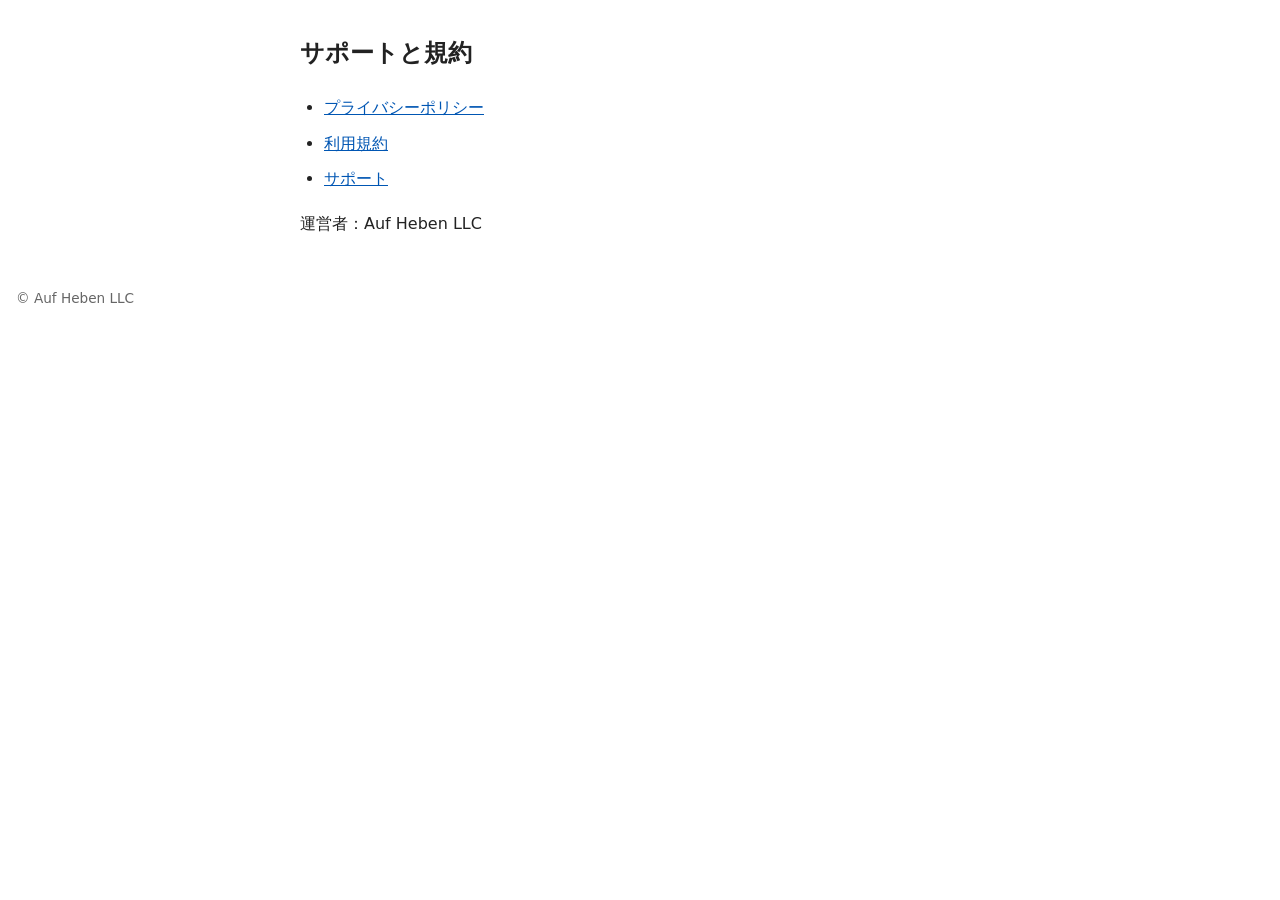
<file: index.html>
<!DOCTYPE html>
<html lang="ja">
<head>
<meta charset="utf-8">
<meta name="viewport" content="width=device-width, initial-scale=1">
<title>サポートと規約</title>
<link rel="stylesheet" href="style.css">
</head>
<body>
<main>
<h1>サポートと規約</h1>
<ul>
<li><a href="privacy/">プライバシーポリシー</a></li>
<li><a href="terms/">利用規約</a></li>
<li><a href="support/">サポート</a></li>
</ul>
<p>運営者：Auf Heben LLC</p>
</main>
<footer>&copy; Auf Heben LLC</footer>
</body>
</html>
</file>
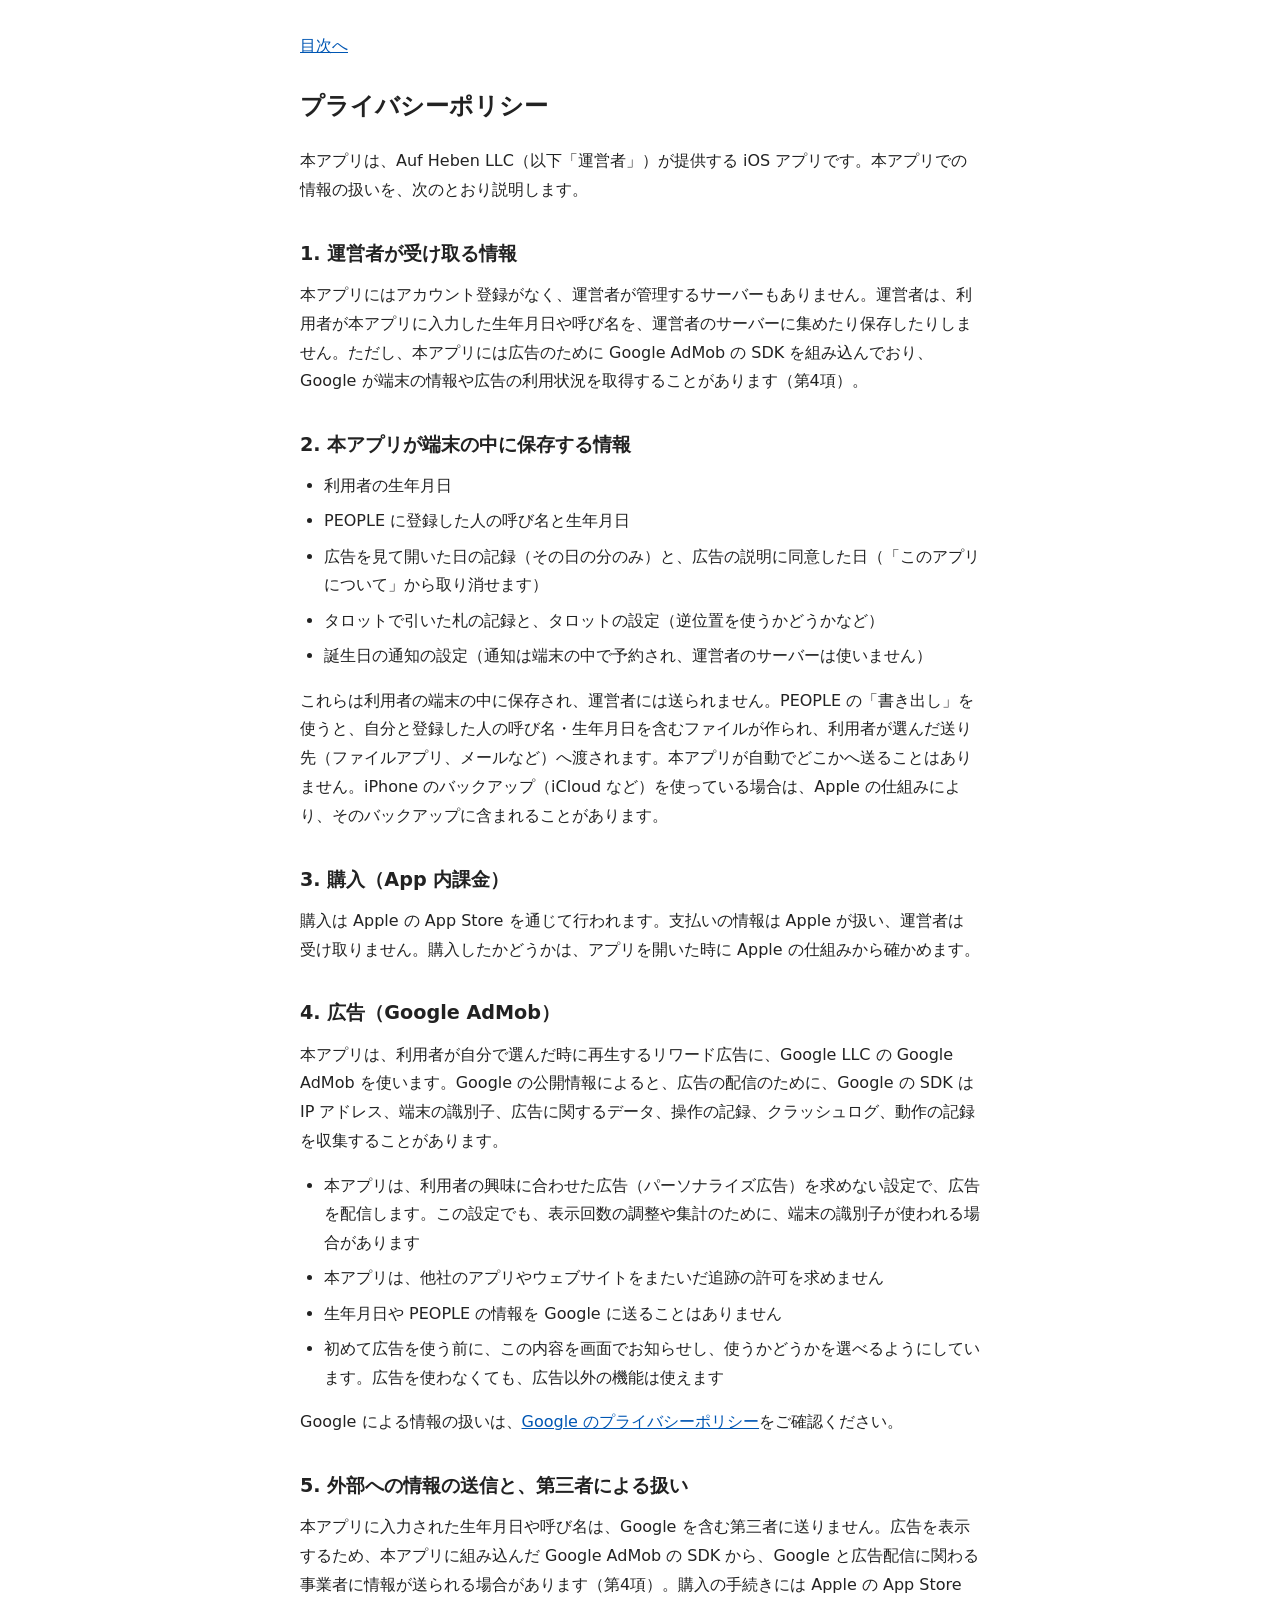
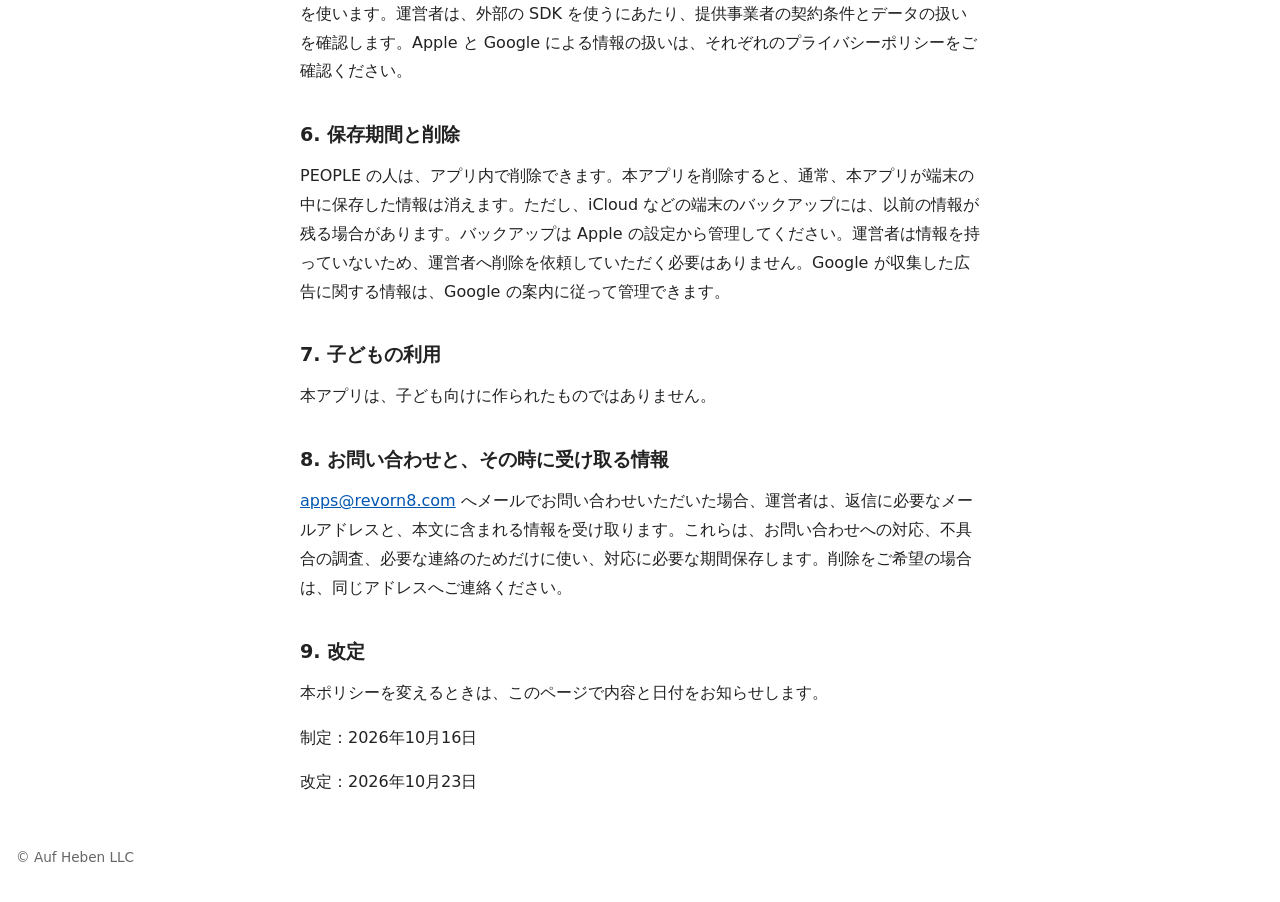
<file: privacy/index.html>
<!DOCTYPE html>
<html lang="ja">
<head>
<meta charset="utf-8">
<meta name="viewport" content="width=device-width, initial-scale=1">
<title>プライバシーポリシー</title>
<link rel="stylesheet" href="../style.css">
</head>
<body>
<main>
<p class="nav"><a href="../">目次へ</a></p>
<h1>プライバシーポリシー</h1>

<p>本アプリは、Auf Heben LLC（以下「運営者」）が提供する iOS アプリです。本アプリでの情報の扱いを、次のとおり説明します。</p>

<h2>1. 運営者が受け取る情報</h2>

<p>本アプリにはアカウント登録がなく、運営者が管理するサーバーもありません。運営者は、利用者が本アプリに入力した生年月日や呼び名を、運営者のサーバーに集めたり保存したりしません。ただし、本アプリには広告のために Google AdMob の SDK を組み込んでおり、Google が端末の情報や広告の利用状況を取得することがあります（第4項）。</p>

<h2>2. 本アプリが端末の中に保存する情報</h2>

<ul>
<li>利用者の生年月日</li>
<li>PEOPLE に登録した人の呼び名と生年月日</li>
<li>広告を見て開いた日の記録（その日の分のみ）と、広告の説明に同意した日（「このアプリについて」から取り消せます）</li>
<li>タロットで引いた札の記録と、タロットの設定（逆位置を使うかどうかなど）</li>
<li>誕生日の通知の設定（通知は端末の中で予約され、運営者のサーバーは使いません）</li>
</ul>

<p>これらは利用者の端末の中に保存され、運営者には送られません。PEOPLE の「書き出し」を使うと、自分と登録した人の呼び名・生年月日を含むファイルが作られ、利用者が選んだ送り先（ファイルアプリ、メールなど）へ渡されます。本アプリが自動でどこかへ送ることはありません。iPhone のバックアップ（iCloud など）を使っている場合は、Apple の仕組みにより、そのバックアップに含まれることがあります。</p>

<h2>3. 購入（App 内課金）</h2>

<p>購入は Apple の App Store を通じて行われます。支払いの情報は Apple が扱い、運営者は受け取りません。購入したかどうかは、アプリを開いた時に Apple の仕組みから確かめます。</p>

<h2>4. 広告（Google AdMob）</h2>

<p>本アプリは、利用者が自分で選んだ時に再生するリワード広告に、Google LLC の Google AdMob を使います。Google の公開情報によると、広告の配信のために、Google の SDK は IP アドレス、端末の識別子、広告に関するデータ、操作の記録、クラッシュログ、動作の記録を収集することがあります。</p>

<ul>
<li>本アプリは、利用者の興味に合わせた広告（パーソナライズ広告）を求めない設定で、広告を配信します。この設定でも、表示回数の調整や集計のために、端末の識別子が使われる場合があります</li>
<li>本アプリは、他社のアプリやウェブサイトをまたいだ追跡の許可を求めません</li>
<li>生年月日や PEOPLE の情報を Google に送ることはありません</li>
<li>初めて広告を使う前に、この内容を画面でお知らせし、使うかどうかを選べるようにしています。広告を使わなくても、広告以外の機能は使えます</li>
</ul>

<p>Google による情報の扱いは、<a href="https://policies.google.com/privacy">Google のプライバシーポリシー</a>をご確認ください。</p>

<h2>5. 外部への情報の送信と、第三者による扱い</h2>

<p>本アプリに入力された生年月日や呼び名は、Google を含む第三者に送りません。広告を表示するため、本アプリに組み込んだ Google AdMob の SDK から、Google と広告配信に関わる事業者に情報が送られる場合があります（第4項）。購入の手続きには Apple の App Store を使います。運営者は、外部の SDK を使うにあたり、提供事業者の契約条件とデータの扱いを確認します。Apple と Google による情報の扱いは、それぞれのプライバシーポリシーをご確認ください。</p>

<h2>6. 保存期間と削除</h2>

<p>PEOPLE の人は、アプリ内で削除できます。本アプリを削除すると、通常、本アプリが端末の中に保存した情報は消えます。ただし、iCloud などの端末のバックアップには、以前の情報が残る場合があります。バックアップは Apple の設定から管理してください。運営者は情報を持っていないため、運営者へ削除を依頼していただく必要はありません。Google が収集した広告に関する情報は、Google の案内に従って管理できます。</p>

<h2>7. 子どもの利用</h2>

<p>本アプリは、子ども向けに作られたものではありません。</p>

<h2>8. お問い合わせと、その時に受け取る情報</h2>

<p><a href="mailto:apps@revorn8.com">apps@revorn8.com</a> へメールでお問い合わせいただいた場合、運営者は、返信に必要なメールアドレスと、本文に含まれる情報を受け取ります。これらは、お問い合わせへの対応、不具合の調査、必要な連絡のためだけに使い、対応に必要な期間保存します。削除をご希望の場合は、同じアドレスへご連絡ください。</p>

<h2>9. 改定</h2>

<p>本ポリシーを変えるときは、このページで内容と日付をお知らせします。</p>

<p>制定：2026年10月16日</p>
<p>改定：2026年10月23日</p>
</main>
<footer>&copy; Auf Heben LLC</footer>
</body>
</html>
</file>
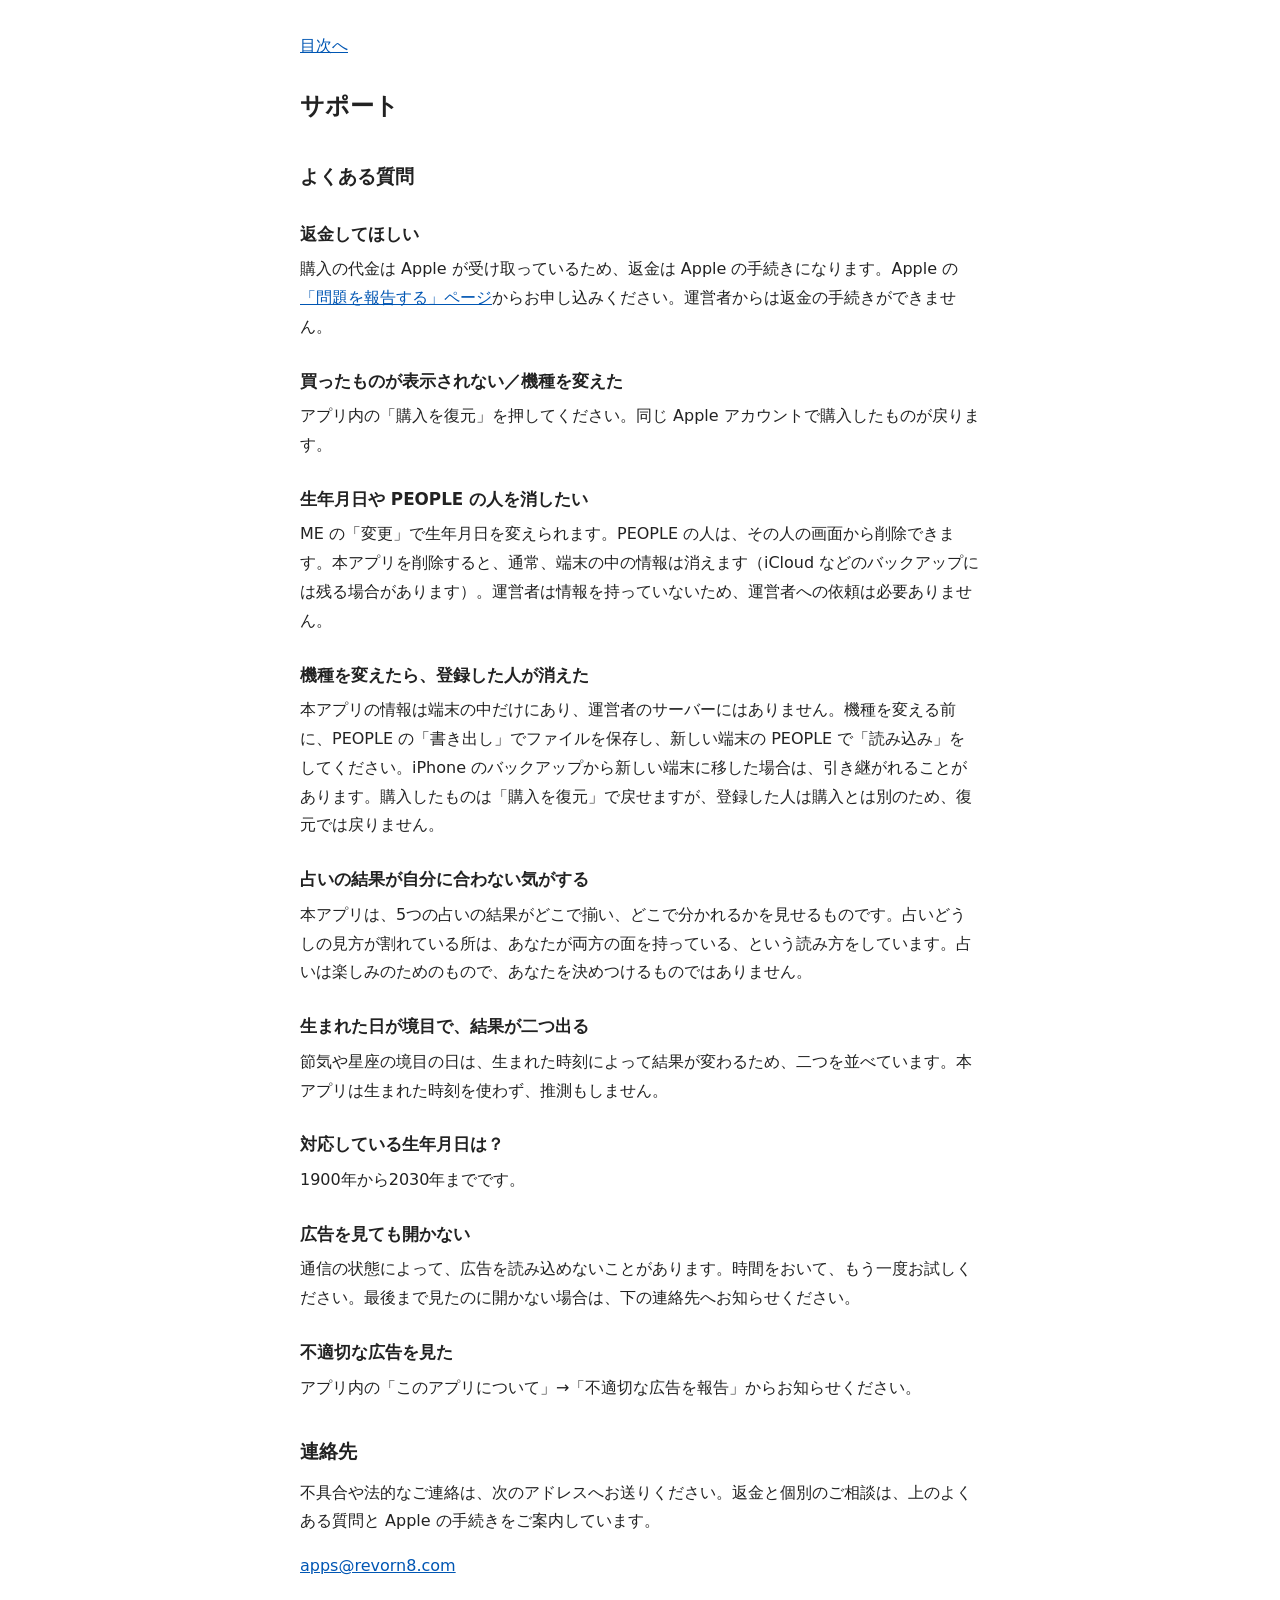
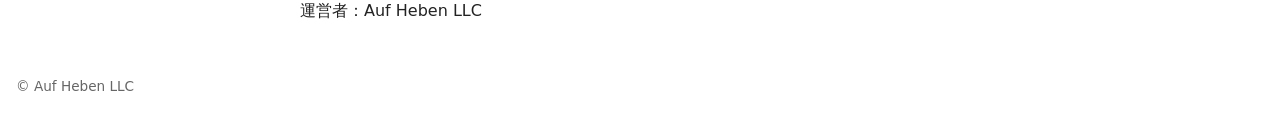
<file: support/index.html>
<!DOCTYPE html>
<html lang="ja">
<head>
<meta charset="utf-8">
<meta name="viewport" content="width=device-width, initial-scale=1">
<title>サポート</title>
<link rel="stylesheet" href="../style.css">
</head>
<body>
<main>
<p class="nav"><a href="../">目次へ</a></p>
<h1>サポート</h1>

<h2>よくある質問</h2>

<h3>返金してほしい</h3>

<p>購入の代金は Apple が受け取っているため、返金は Apple の手続きになります。Apple の<a href="https://reportaproblem.apple.com/">「問題を報告する」ページ</a>からお申し込みください。運営者からは返金の手続きができません。</p>

<h3>買ったものが表示されない／機種を変えた</h3>

<p>アプリ内の「購入を復元」を押してください。同じ Apple アカウントで購入したものが戻ります。</p>

<h3>生年月日や PEOPLE の人を消したい</h3>

<p>ME の「変更」で生年月日を変えられます。PEOPLE の人は、その人の画面から削除できます。本アプリを削除すると、通常、端末の中の情報は消えます（iCloud などのバックアップには残る場合があります）。運営者は情報を持っていないため、運営者への依頼は必要ありません。</p>

<h3>機種を変えたら、登録した人が消えた</h3>

<p>本アプリの情報は端末の中だけにあり、運営者のサーバーにはありません。機種を変える前に、PEOPLE の「書き出し」でファイルを保存し、新しい端末の PEOPLE で「読み込み」をしてください。iPhone のバックアップから新しい端末に移した場合は、引き継がれることがあります。購入したものは「購入を復元」で戻せますが、登録した人は購入とは別のため、復元では戻りません。</p>

<h3>占いの結果が自分に合わない気がする</h3>

<p>本アプリは、5つの占いの結果がどこで揃い、どこで分かれるかを見せるものです。占いどうしの見方が割れている所は、あなたが両方の面を持っている、という読み方をしています。占いは楽しみのためのもので、あなたを決めつけるものではありません。</p>

<h3>生まれた日が境目で、結果が二つ出る</h3>

<p>節気や星座の境目の日は、生まれた時刻によって結果が変わるため、二つを並べています。本アプリは生まれた時刻を使わず、推測もしません。</p>

<h3>対応している生年月日は？</h3>

<p>1900年から2030年までです。</p>

<h3>広告を見ても開かない</h3>

<p>通信の状態によって、広告を読み込めないことがあります。時間をおいて、もう一度お試しください。最後まで見たのに開かない場合は、下の連絡先へお知らせください。</p>

<h3>不適切な広告を見た</h3>

<p>アプリ内の「このアプリについて」→「不適切な広告を報告」からお知らせください。</p>

<h2>連絡先</h2>

<p>不具合や法的なご連絡は、次のアドレスへお送りください。返金と個別のご相談は、上のよくある質問と Apple の手続きをご案内しています。</p>

<p><a href="mailto:apps@revorn8.com">apps@revorn8.com</a></p>

<p>運営者：Auf Heben LLC</p>
</main>
<footer>&copy; Auf Heben LLC</footer>
</body>
</html>
</file>
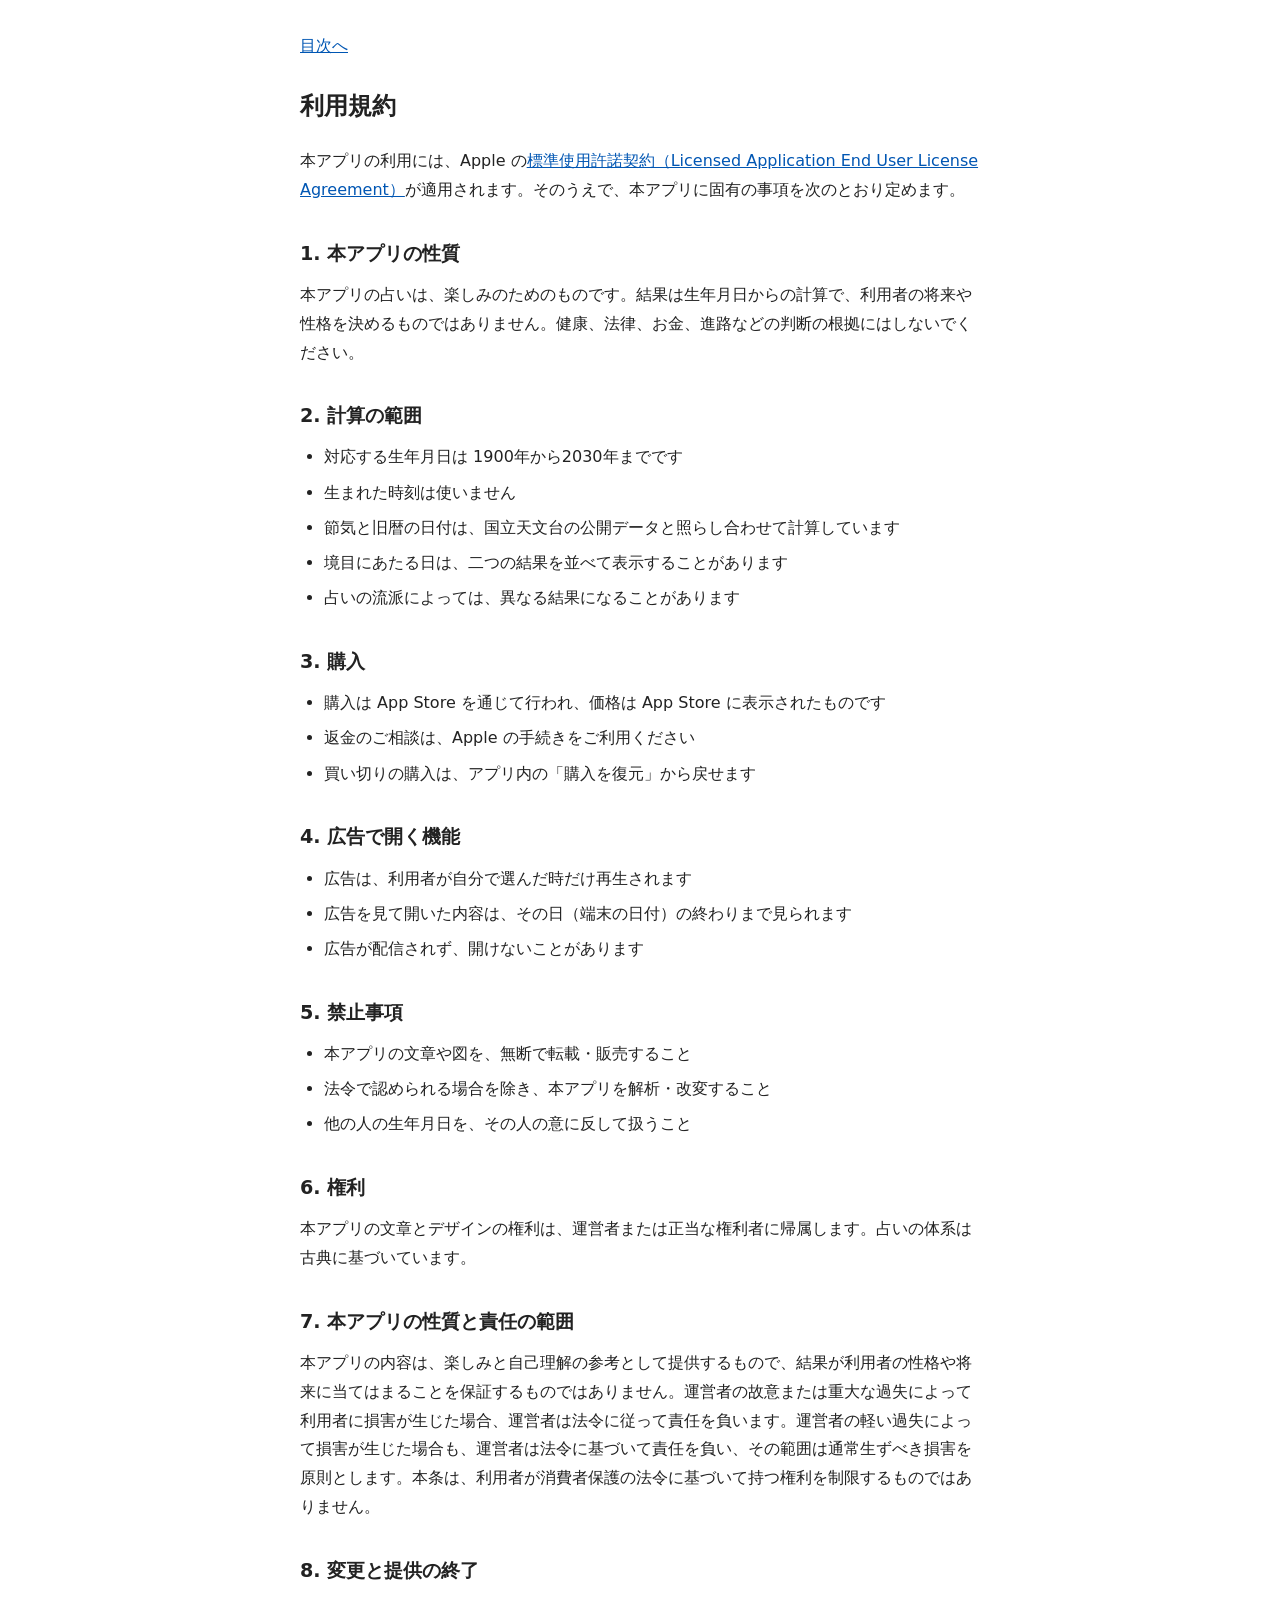
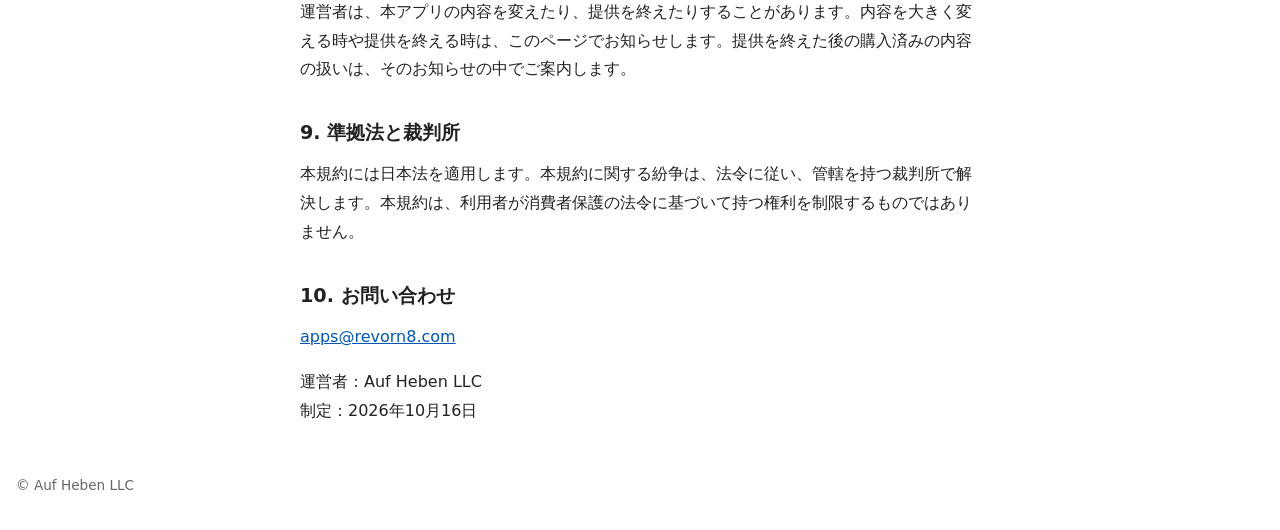
<file: terms/index.html>
<!DOCTYPE html>
<html lang="ja">
<head>
<meta charset="utf-8">
<meta name="viewport" content="width=device-width, initial-scale=1">
<title>利用規約</title>
<link rel="stylesheet" href="../style.css">
</head>
<body>
<main>
<p class="nav"><a href="../">目次へ</a></p>
<h1>利用規約</h1>

<p>本アプリの利用には、Apple の<a href="https://www.apple.com/legal/internet-services/itunes/dev/stdeula/">標準使用許諾契約（Licensed Application End User License Agreement）</a>が適用されます。そのうえで、本アプリに固有の事項を次のとおり定めます。</p>

<h2>1. 本アプリの性質</h2>

<p>本アプリの占いは、楽しみのためのものです。結果は生年月日からの計算で、利用者の将来や性格を決めるものではありません。健康、法律、お金、進路などの判断の根拠にはしないでください。</p>

<h2>2. 計算の範囲</h2>

<ul>
<li>対応する生年月日は 1900年から2030年までです</li>
<li>生まれた時刻は使いません</li>
<li>節気と旧暦の日付は、国立天文台の公開データと照らし合わせて計算しています</li>
<li>境目にあたる日は、二つの結果を並べて表示することがあります</li>
<li>占いの流派によっては、異なる結果になることがあります</li>
</ul>

<h2>3. 購入</h2>

<ul>
<li>購入は App Store を通じて行われ、価格は App Store に表示されたものです</li>
<li>返金のご相談は、Apple の手続きをご利用ください</li>
<li>買い切りの購入は、アプリ内の「購入を復元」から戻せます</li>
</ul>

<h2>4. 広告で開く機能</h2>

<ul>
<li>広告は、利用者が自分で選んだ時だけ再生されます</li>
<li>広告を見て開いた内容は、その日（端末の日付）の終わりまで見られます</li>
<li>広告が配信されず、開けないことがあります</li>
</ul>

<h2>5. 禁止事項</h2>

<ul>
<li>本アプリの文章や図を、無断で転載・販売すること</li>
<li>法令で認められる場合を除き、本アプリを解析・改変すること</li>
<li>他の人の生年月日を、その人の意に反して扱うこと</li>
</ul>

<h2>6. 権利</h2>

<p>本アプリの文章とデザインの権利は、運営者または正当な権利者に帰属します。占いの体系は古典に基づいています。</p>

<h2>7. 本アプリの性質と責任の範囲</h2>

<p>本アプリの内容は、楽しみと自己理解の参考として提供するもので、結果が利用者の性格や将来に当てはまることを保証するものではありません。運営者の故意または重大な過失によって利用者に損害が生じた場合、運営者は法令に従って責任を負います。運営者の軽い過失によって損害が生じた場合も、運営者は法令に基づいて責任を負い、その範囲は通常生ずべき損害を原則とします。本条は、利用者が消費者保護の法令に基づいて持つ権利を制限するものではありません。</p>

<h2>8. 変更と提供の終了</h2>

<p>運営者は、本アプリの内容を変えたり、提供を終えたりすることがあります。内容を大きく変える時や提供を終える時は、このページでお知らせします。提供を終えた後の購入済みの内容の扱いは、そのお知らせの中でご案内します。</p>

<h2>9. 準拠法と裁判所</h2>

<p>本規約には日本法を適用します。本規約に関する紛争は、法令に従い、管轄を持つ裁判所で解決します。本規約は、利用者が消費者保護の法令に基づいて持つ権利を制限するものではありません。</p>

<h2>10. お問い合わせ</h2>

<p><a href="mailto:apps@revorn8.com">apps@revorn8.com</a></p>

<p>運営者：Auf Heben LLC<br>制定：2026年10月16日</p>
</main>
<footer>&copy; Auf Heben LLC</footer>
</body>
</html>
</file>
<file: style.css>
* {
  margin: 0;
  padding: 0;
  box-sizing: border-box;
}

body {
  font-family: system-ui, -apple-system, sans-serif;
  line-height: 1.8;
  color: #222;
  background: #fff;
  padding: 2rem 1rem;
}

main {
  max-width: 680px;
  margin: 0 auto;
}

h1 {
  font-size: 1.5rem;
  margin-bottom: 1.2rem;
}

h2 {
  font-size: 1.2rem;
  margin-top: 2rem;
  margin-bottom: 0.6rem;
}

h3 {
  font-size: 1.05rem;
  margin-top: 1.5rem;
  margin-bottom: 0.4rem;
}

p {
  margin-bottom: 1rem;
}

ul {
  margin-bottom: 1rem;
  padding-left: 1.5em;
}

li {
  margin-bottom: 0.4rem;
}

a {
  color: #0056b3;
}

.nav {
  margin-bottom: 1.5rem;
}

footer {
  margin-top: 3rem;
  font-size: 0.85rem;
  color: #666;
}
</file>
